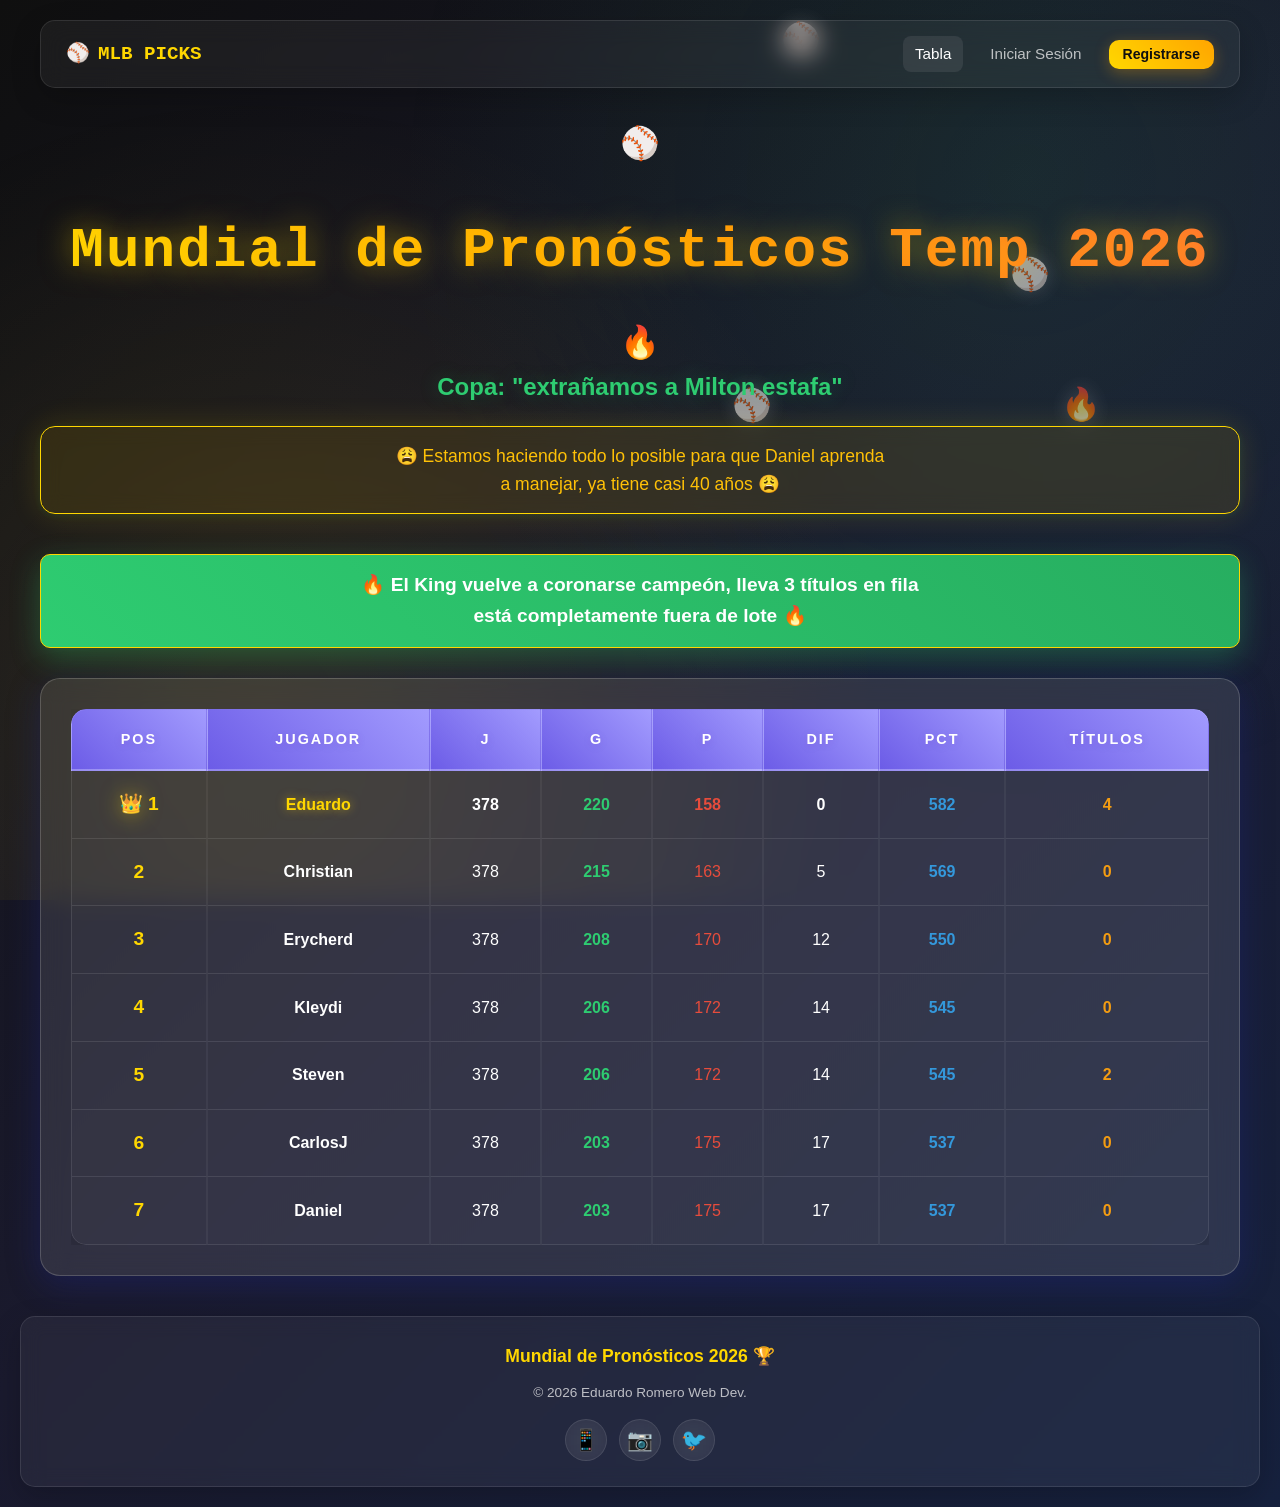
<file: index.html>
<!DOCTYPE html>
<html lang="es">

<head>
  <meta charset="UTF-8">
  <meta name="viewport" content="width=device-width, initial-scale=1.0">
  <meta name="description" content="Mundial de Pronósticos 2026 - Tabla de posiciones y estadísticas">
  <meta name="keywords" content="pronósticos, mundial, estadísticas, deportes">
  <meta name="author" content="Eduardo Romero">

  <!-- CSP para Supabase, Google Fonts y MLB API -->
  <meta http-equiv="Content-Security-Policy"
    content="default-src 'self'; style-src 'self' 'unsafe-inline' https://fonts.googleapis.com; font-src https://fonts.googleapis.com https://fonts.gstatic.com; script-src 'self' 'unsafe-inline' https://esm.sh https://cdn.jsdelivr.net; connect-src 'self' https://*.supabase.co wss://*.supabase.co https://statsapi.mlb.com https://esm.sh https://cdn.jsdelivr.net; img-src 'self' data: https:;">

  <!-- Preload de fuentes críticas -->
  <link rel="preload"
    href="https://fonts.googleapis.com/css2?family=Orbitron:wght@400;700;900&family=Inter:wght@300;400;500;600;700&display=swap"
    as="style">
  <link rel="stylesheet"
    href="https://fonts.googleapis.com/css2?family=Orbitron:wght@400;700;900&family=Inter:wght@300;400;500;600;700&display=swap">

  <title>Mundial de Pronósticos Temporada 2026</title>

  <!-- Rutas relativas -->
  <link rel="stylesheet" href="css/normalize.css">
  <link rel="stylesheet" href="css/style.css">

  <!-- Favicon con fallback -->
  <link rel="icon" type="image/svg+xml" href="img/favicon.svg">
  <link rel="alternate icon" href="img/favicon.ico">

  <!-- PWA meta tags -->
  <meta name="theme-color" content="#0f0f0f">
  <meta name="apple-mobile-web-app-status-bar-style" content="black-translucent">
  <meta name="apple-mobile-web-app-title" content="Mundial 2026">
  <meta name="mobile-web-app-capable" content="yes">

  <!-- Open Graph para redes sociales -->
  <meta property="og:title" content="Mundial de Pronósticos 2026">
  <meta property="og:description" content="Tabla de posiciones y estadísticas del Mundial de Pronósticos">
  <meta property="og:type" content="website">
  <meta property="og:image" content="img/og-image.jpg">
</head>

<body>
  <!-- Contenedor de pelotas flotantes con aria-hidden -->
  <div class="floating-balls" aria-hidden="true"></div>

  <div class="container">
    <!-- Barra de navegación -->
    <nav class="navbar" aria-label="Navegación principal">
      <a href="index.html" class="nav-brand">
        <span>⚾</span> MLB PICKS
      </a>
      <div class="nav-links">
        <a href="index.html" class="nav-link active">Tabla</a>
        <a href="login.html" class="nav-link">Iniciar Sesión</a>
        <a href="registro.html" class="btn btn-primary" style="padding: 6px 14px; font-size: 0.88rem;">Registrarse</a>
      </div>
    </nav>
    <header class="header">
      <div class="emoji-decoration" aria-hidden="true">⚾</div>
      <h1 class="main-title">Mundial de Pronósticos Temp 2026</h1>
      <div class="emoji-decoration" aria-hidden="true">🔥</div>

      <p class="subtitle">Copa: "extrañamos a Milton estafa"</p>

      <div class="fun-message" role="banner">
        😩 Estamos haciendo todo lo posible para que Daniel aprenda
        <br class="mobile-break">
        a manejar, ya tiene casi 40 años 😩
      </div>
    </header>

    <div class="leader-message" role="alert" aria-live="polite">
      🔥 El King vuelve a coronarse campeón, lleva 3 títulos en fila <br>
      está completamente fuera de lote 🔥
    </div>

    <!-- Mejorado: Contenido principal con landmark -->
    <main id="main-content" class="table-container">
      <div class="table-wrapper">
        <table class="stats-table" id="tournamentTable" role="table" aria-label="Tabla de estadísticas del torneo">
          <thead>
            <tr>
              <th scope="col" aria-sort="none">Pos</th>
              <th scope="col" aria-sort="none">Jugador</th>
              <th scope="col" aria-sort="none" title="Juegos jugados">J</th>
              <th scope="col" aria-sort="descending" title="Juegos ganados">G</th>
              <th scope="col" aria-sort="none" title="Juegos perdidos">P</th>
              <th scope="col" aria-sort="none" title="Diferencia con el líder">Dif</th>
              <th scope="col" aria-sort="none" title="Porcentaje de victorias">PCT</th>
              <th scope="col" aria-sort="none">Títulos</th>
            </tr>
          </thead>
          <tbody id="tableBody">
            <!-- Contenido generado dinámicamente -->
          </tbody>
        </table>
      </div>

      <!-- Mejorado: Mensaje de carga -->
      <div id="loading-message" class="loading-message" style="display: none;">
        <p>Cargando estadísticas...</p>
      </div>

      <!-- Mejorado: Mensaje de error -->
      <div id="error-message" class="error-message" style="display: none;">
        <p>Error al cargar los datos. Por favor, recarga la página.</p>
        <button onclick="location.reload()" class="retry-btn">Reintentar</button>
      </div>
    </main>
  </div>

  <footer class="footer">
    <div class="footer-content">
      <p>Mundial de Pronósticos 2026 🏆</p>
      <p>&copy; 2026 Eduardo Romero Web Dev.</p>

      <nav class="social-buttons" aria-label="Redes sociales">
        <a href="https://wa.me/56932902445" class="social-btn whatsapp" title="Contactar por WhatsApp" target="_blank"
          rel="noopener noreferrer" aria-label="WhatsApp">
          <span aria-hidden="true">📱</span>
        </a>
        <a href="https://www.instagram.com/eduardoromeror9/" class="social-btn instagram" title="Seguir en Instagram"
          target="_blank" rel="noopener noreferrer" aria-label="Instagram">
          <span aria-hidden="true">📷</span>
        </a>
        <a href="https://x.com/eduardoR9" class="social-btn twitter" title="Seguir en X (Twitter)" target="_blank"
          rel="noopener noreferrer" aria-label="X (Twitter)">
          <span aria-hidden="true">🐦</span>
        </a>
      </nav>
    </div>
  </footer>

  <!-- Configuración (URL y anon key de Supabase) -->
  <script src="js/config.js"></script>

  <!-- Script principal -->
  <script type="module" src="app.js"></script>

  <!-- Mejorado: Analytics de rendimiento -->
  <script>
    // Medir Core Web Vitals
    if ('web-vital' in window) {
      new PerformanceObserver((list) => {
        for (const entry of list.getEntries()) {
          console.log(`${entry.name}: ${entry.value}`);
        }
      }).observe({ entryTypes: ['largest-contentful-paint', 'first-input', 'layout-shift'] });
    }
  </script>
</body>

</html>
</file>
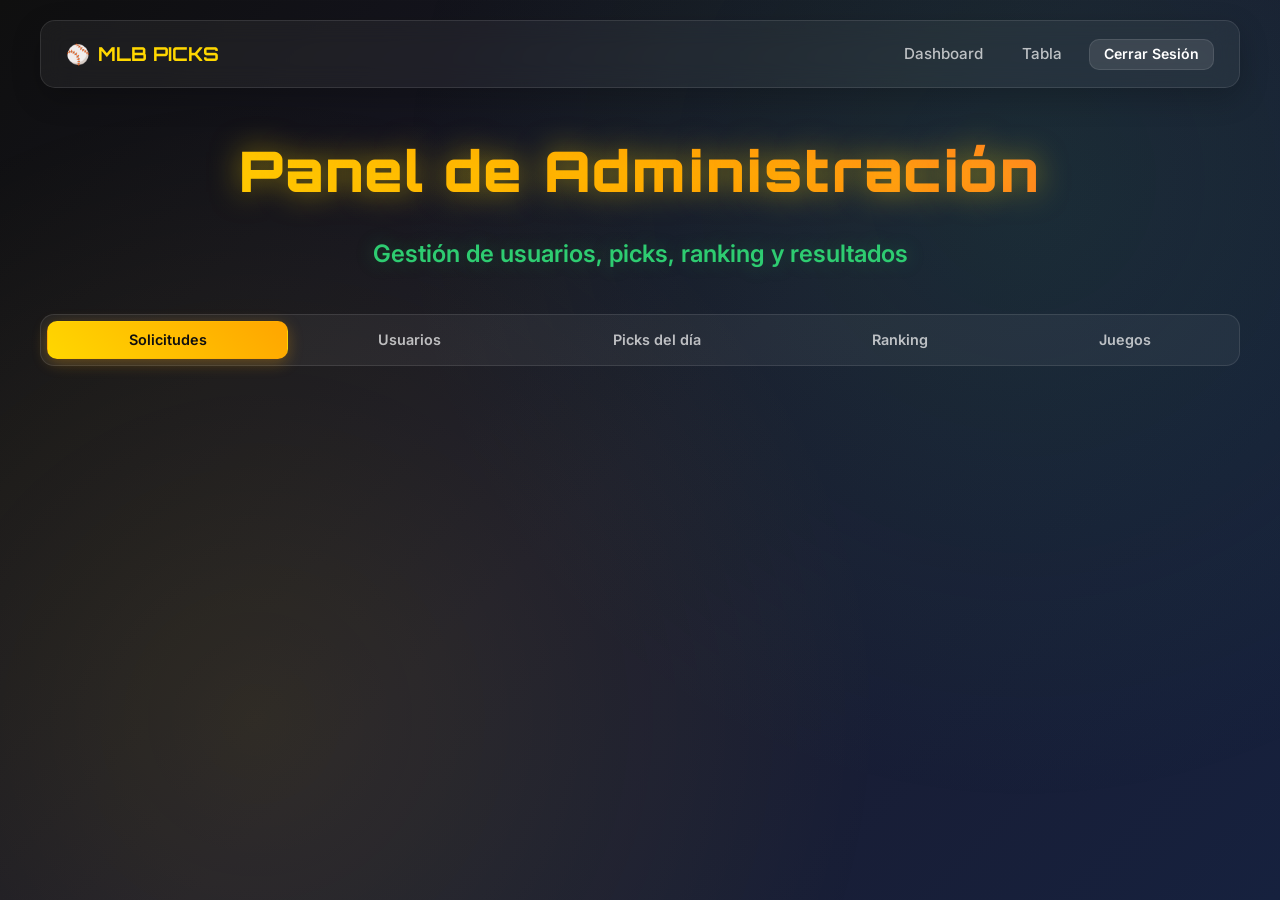
<file: admin.html>
<!DOCTYPE html>
<html lang="es">

<head>
  <meta charset="UTF-8">
  <meta name="viewport" content="width=device-width, initial-scale=1.0">
  <meta name="description" content="Panel de administración de la plataforma de pronósticos de MLB">
  <title>Panel Admin — MLB Picks 2026</title>

  <link rel="preconnect" href="https://fonts.googleapis.com">
  <link rel="preconnect" href="https://fonts.gstatic.com" crossorigin>
  <link href="https://fonts.googleapis.com/css2?family=Orbitron:wght@400;700;900&family=Inter:wght@300;400;500;600;700&display=swap" rel="stylesheet">

  <link rel="stylesheet" href="css/normalize.css">
  <link rel="stylesheet" href="css/style.css">
  <link rel="icon" type="image/svg+xml" href="img/favicon.svg">
</head>

<body>
  <div class="floating-balls" aria-hidden="true"></div>

  <div class="container">
    <nav class="navbar" aria-label="Navegación principal">
      <a href="index.html" class="nav-brand"><span>⚾</span> MLB PICKS</a>
      <div class="nav-links">
        <a href="dashboard.html" class="nav-link">Dashboard</a>
        <a href="index.html" class="nav-link">Tabla</a>
        <button type="button" id="logoutBtn" class="btn btn-secondary" style="padding: 6px 14px; font-size: 0.88rem;">Cerrar Sesión</button>
      </div>
    </nav>

    <header class="header">
      <h1 class="main-title">Panel de Administración</h1>
      <p class="subtitle">Gestión de usuarios, picks, ranking y resultados</p>
    </header>

    <div class="admin-tabs" role="tablist" aria-label="Secciones del panel">
      <button class="admin-tab active" data-tab="pending" role="tab">Solicitudes</button>
      <button class="admin-tab" data-tab="users" role="tab">Usuarios</button>
      <button class="admin-tab" data-tab="picks" role="tab">Picks del día</button>
      <button class="admin-tab" data-tab="ranking" role="tab">Ranking</button>
      <button class="admin-tab" data-tab="games" role="tab">Juegos</button>
    </div>

    <main id="adminContent" class="admin-content">
      <!-- Renderizado dinámico por pestaña -->
    </main>
  </div>

  <script src="js/config.js"></script>
  <script type="module">
    import { requireAdmin } from './js/route-guards.js';
    import { signOut } from './js/auth.js';
    import { createFloatingBalls, handleResize } from './js/floatingBalls.js';
    import { showToast, setButtonLoading } from './js/ui.js';
    import {
      listProfiles, approveUser, rejectUser, updateNickname,
      getLeaderboard, getPicksByDate, getGamesByDate,
      setGameResult, setGameStatus, upsertGame
    } from './js/admin-service.js';

    createFloatingBalls();
    window.addEventListener('resize', handleResize);

    const contentEl = document.getElementById('adminContent');
    const tabs = document.querySelectorAll('.admin-tab');
    let currentTab = 'pending';

    function esc(value) {
      return String(value ?? '')
        .replace(/&/g, '&amp;').replace(/</g, '&lt;').replace(/>/g, '&gt;')
        .replace(/"/g, '&quot;').replace(/'/g, '&#39;');
    }

    function fmtDate(value) {
      if (!value) return '—';
      const d = new Date(value);
      return d.toLocaleDateString('es-CL', { day: '2-digit', month: '2-digit', year: 'numeric' });
    }

    function fmtTime(value) {
      if (!value) return '—';
      const d = new Date(value);
      return d.toLocaleTimeString('es-CL', { hour: '2-digit', minute: '2-digit' });
    }

    function renderEmpty(message) {
      return `<div class="admin-empty">${esc(message)}</div>`;
    }

    function renderError(message) {
      return `<div class="admin-error">${esc(message)}</div>`;
    }

    // ---------- Pestaña: Solicitudes pendientes ----------
    async function renderPending() {
      contentEl.innerHTML = '<div class="admin-empty">Cargando solicitudes...</div>';
      const res = await listProfiles('pending');

      if (!res.success) {
        contentEl.innerHTML = renderError(res.error);
        return;
      }
      if (res.data.length === 0) {
        contentEl.innerHTML = renderEmpty('No hay solicitudes pendientes.');
        return;
      }

      const rows = res.data.map((u) => `
        <tr>
          <td class="player-name">${esc(u.nickname)}</td>
          <td>${esc(u.email)}</td>
          <td>${fmtDate(u.created_at)}</td>
          <td>
            <div class="admin-row-actions">
              <button class="btn btn-primary btn-sm" data-action="approve" data-id="${u.id}">Aprobar</button>
              <button class="btn btn-danger btn-sm" data-action="reject" data-id="${u.id}">Rechazar</button>
            </div>
          </td>
        </tr>
      `).join('');

      contentEl.innerHTML = `
        <div class="table-container">
          <div class="table-wrapper">
            <table class="stats-table">
              <thead><tr><th>Apodo</th><th>Correo</th><th>Solicitado</th><th>Acciones</th></tr></thead>
              <tbody>${rows}</tbody>
            </table>
          </div>
        </div>
      `;
    }

    // ---------- Pestaña: Usuarios aprobados ----------
    async function renderUsers() {
      contentEl.innerHTML = '<div class="admin-empty">Cargando usuarios...</div>';
      const res = await listProfiles('approved');

      if (!res.success) {
        contentEl.innerHTML = renderError(res.error);
        return;
      }
      if (res.data.length === 0) {
        contentEl.innerHTML = renderEmpty('No hay usuarios aprobados.');
        return;
      }

      const rows = res.data.map((u) => `
        <tr>
          <td class="player-name">${esc(u.nickname)}</td>
          <td>${esc(u.email)}</td>
          <td>${fmtDate(u.created_at)}</td>
          <td>
            <div class="admin-row-actions">
              <button class="btn btn-secondary btn-sm" data-action="nickname" data-id="${u.id}" data-nick="${esc(u.nickname)}">Editar Apodo</button>
            </div>
          </td>
        </tr>
      `).join('');

      contentEl.innerHTML = `
        <div class="table-container">
          <div class="table-wrapper">
            <table class="stats-table">
              <thead><tr><th>Apodo</th><th>Correo</th><th>Fecha</th><th>Acciones</th></tr></thead>
              <tbody>${rows}</tbody>
            </table>
          </div>
        </div>
      `;
    }

    // ---------- Pestaña: Picks del día ----------
    async function renderPicks() {
      contentEl.innerHTML = '<div class="admin-empty">Cargando picks...</div>';
      const res = await getPicksByDate();

      if (!res.success) {
        contentEl.innerHTML = renderError(res.error);
        return;
      }
      if (res.data.length === 0) {
        contentEl.innerHTML = renderEmpty('No hay picks registrados para esta fecha.');
        return;
      }

      const rows = res.data.map((p) => `
        <tr>
          <td class="player-name">${esc(p.nickname)}</td>
          <td>${esc(p.away_team)} @ ${esc(p.home_team)}</td>
          <td class="percentage">${esc(p.selected_team)}</td>
          <td>${fmtTime(p.updated_at)}</td>
          <td>${esc(p.status)}</td>
        </tr>
      `).join('');

      contentEl.innerHTML = `
        <div class="table-container">
          <div class="table-wrapper">
            <table class="stats-table">
              <thead><tr><th>Apodo</th><th>Juego</th><th>Equipo elegido</th><th>Actualizado</th><th>Estado</th></tr></thead>
              <tbody>${rows}</tbody>
            </table>
          </div>
        </div>
      `;
    }

    // ---------- Pestaña: Ranking ----------
    async function renderRanking() {
      contentEl.innerHTML = '<div class="admin-empty">Cargando ranking...</div>';
      const res = await getLeaderboard();

      if (!res.success) {
        contentEl.innerHTML = renderError(res.error);
        return;
      }
      if (res.data.length === 0) {
        contentEl.innerHTML = renderEmpty('El ranking aún no tiene datos.');
        return;
      }

      const rows = res.data.map((r) => `
        <tr>
          <td class="position">${r.position}</td>
          <td class="player-name">${esc(r.nickname)}</td>
          <td class="wins">${r.wins_total}</td>
          <td class="losses">${r.losses_total}</td>
          <td class="percentage">${r.percentage.toFixed(2)}%</td>
          <td>${r.perfect_days}</td>
        </tr>
      `).join('');

      contentEl.innerHTML = `
        <div class="table-container">
          <div class="table-wrapper">
            <table class="stats-table">
              <thead><tr><th>Pos</th><th>Apodo</th><th>G</th><th>P</th><th>PCT</th><th>Días perfectos</th></tr></thead>
              <tbody>${rows}</tbody>
            </table>
          </div>
        </div>
      `;
    }

    // ---------- Pestaña: Juegos ----------
    async function renderGames() {
      contentEl.innerHTML = '<div class="admin-empty">Cargando juegos...</div>';
      const res = await getGamesByDate();

      if (!res.success) {
        contentEl.innerHTML = renderError(res.error);
        return;
      }

      const rows = (res.data || []).map((g) => `
        <tr>
          <td>${esc(g.away_team)} @ ${esc(g.home_team)}</td>
          <td>${fmtTime(g.start_time)}</td>
          <td>${esc(g.status)}</td>
          <td>${g.home_score != null ? `${g.home_score} - ${g.away_score}` : '—'}</td>
          <td>
            <div class="admin-row-actions">
              <button class="btn btn-primary btn-sm" data-action="result" data-id="${g.id}" data-score="${g.home_score ?? ''},${g.away_score ?? ''}" ${g.status === 'final' ? '' : ''}>Resultado</button>
              <button class="btn btn-secondary btn-sm" data-action="status" data-id="${g.id}" data-status="${esc(g.status)}">Estado</button>
            </div>
          </td>
        </tr>
      `).join('');

      contentEl.innerHTML = `
        <div class="admin-actions-bar">
          <button class="btn btn-primary" id="addGameBtn">+ Crear Juego</button>
        </div>
        <div class="table-container">
          <div class="table-wrapper">
            <table class="stats-table">
              <thead><tr><th>Juego</th><th>Hora</th><th>Estado</th><th>Marcador</th><th>Acciones</th></tr></thead>
              <tbody>${rows || '<tr><td colspan="5">No hay juegos para esta fecha.</td></tr>'}</tbody>
            </table>
          </div>
        </div>
      `;
    }

    // ---------- Diálogos reutilizables ----------
    function openEditModal({ title, fields, onOk, okText = 'Guardar' }) {
      const backdrop = document.createElement('div');
      backdrop.className = 'modal-backdrop';
      backdrop.setAttribute('role', 'dialog');
      backdrop.setAttribute('aria-modal', 'true');

      const inputs = fields.map((f) => `
        <div class="form-group">
          <label class="form-label">${esc(f.label)}</label>
          <input class="form-control" id="modal-input-${esc(f.id)}" type="${f.type || 'text'}" value="${esc(f.value ?? '')}" min="${f.min ?? ''}" placeholder="${esc(f.placeholder || '')}">
        </div>
      `).join('');

      backdrop.innerHTML = `
        <div class="modal-card">
          <h3 class="modal-title">${esc(title)}</h3>
          <div class="modal-body">${inputs}</div>
          <div class="modal-actions">
            <button type="button" class="btn btn-secondary modal-cancel">Cancelar</button>
            <button type="button" class="btn btn-primary modal-ok">${esc(okText)}</button>
          </div>
        </div>
      `;

      document.body.appendChild(backdrop);
      const close = () => backdrop.remove();
      backdrop.querySelector('.modal-cancel').addEventListener('click', close);
      backdrop.querySelector('.modal-ok').addEventListener('click', async () => {
        const values = {};
        fields.forEach((f) => {
          values[f.id] = document.getElementById(`modal-input-${f.id}`).value;
        });
        await onOk(values);
        close();
      });

      fields.forEach((f) => {
        const el = document.getElementById(`modal-input-${f.id}`);
        if (el) el.addEventListener('keydown', (e) => {
          if (e.key === 'Enter') backdrop.querySelector('.modal-ok').click();
        });
      });
    }

    function promptResult(gameId) {
      openEditModal({
        title: 'Cargar / Corregir Resultado',
        fields: [
          { id: 'home', label: 'Marcador Local', type: 'number', min: '0', value: '' },
          { id: 'away', label: 'Marcador Visitante', type: 'number', min: '0', value: '' },
        ],
        onOk: async (v) => {
          const h = parseInt(v.home, 10);
          const a = parseInt(v.away, 10);
          if (Number.isNaN(h) || Number.isNaN(a) || h < 0 || a < 0) {
            showToast('Ingresa marcadores válidos.', 'error');
            return;
          }
          setButtonLoading(document.querySelector('.modal-ok'), true, 'Guardando...');
          const res = await setGameResult(gameId, h, a);
          if (res.success) {
            showToast('Resultado guardado y recalculado.', 'success');
            renderGames();
          } else {
            showToast(res.error, 'error');
          }
        },
      });
    }

    function promptStatus(gameId, current) {
      const valid = ['scheduled', 'live', 'final', 'postponed', 'cancelled'];
      const options = valid.map((s) => `<option value="${s}" ${s === current ? 'selected' : ''}>${s}</option>`).join('');
      const backdrop = document.createElement('div');
      backdrop.className = 'modal-backdrop';
      backdrop.setAttribute('role', 'dialog');
      backdrop.setAttribute('aria-modal', 'true');
      backdrop.innerHTML = `
        <div class="modal-card">
          <h3 class="modal-title">Cambiar Estado</h3>
          <div class="modal-body">
            <select class="form-control" id="status-select">${options}</select>
          </div>
          <div class="modal-actions">
            <button type="button" class="btn btn-secondary modal-cancel">Cancelar</button>
            <button type="button" class="btn btn-primary modal-ok">Guardar</button>
          </div>
        </div>
      `;
      document.body.appendChild(backdrop);
      const close = () => backdrop.remove();
      backdrop.querySelector('.modal-cancel').addEventListener('click', close);
      backdrop.querySelector('.modal-ok').addEventListener('click', async () => {
        const status = document.getElementById('status-select').value;
        const res = await setGameStatus(gameId, status);
        if (res.success) {
          showToast('Estado actualizado.', 'success');
          renderGames();
        } else {
          showToast(res.error, 'error');
        }
        close();
      });
    }

    function promptNewGame() {
      openEditModal({
        title: 'Crear Juego Manual',
        fields: [
          { id: 'away', label: 'Equipo Visitante', value: '' },
          { id: 'home', label: 'Equipo Local', value: '' },
          { id: 'game_date', label: 'Fecha (YYYY-MM-DD)', value: new Date().toISOString().slice(0, 10) },
          { id: 'start_time', label: 'Hora (HH:MM, local Chile)', value: '' },
        ],
        onOk: async (v) => {
          const today = new Date().toISOString().slice(0, 10);
          if (!v.away.trim() || !v.home.trim() || !v.game_date) {
            showToast('Completa visitante, local y fecha.', 'error');
            return;
          }
          let start = null;
          if (v.start_time) {
            start = `${v.game_date}T${v.start_time}:00-04:00`;
          }
          setButtonLoading(document.querySelector('.modal-ok'), true, 'Guardando...');
          const res = await upsertGame({
            game_date: v.game_date,
            start_time: start,
            home_team: v.home.trim(),
            away_team: v.away.trim(),
          });
          if (res.success) {
            showToast('Juego creado.', 'success');
            renderGames();
          } else {
            showToast(res.error, 'error');
          }
        },
      });
    }

    // ---------- Routing de acciones en tablas ----------
    async function handleTableClick(event) {
      const btn = event.target.closest('button[data-action]');
      if (!btn) return;

      const action = btn.dataset.action;
      const id = btn.dataset.id;

      if (action === 'approve') {
        const res = await approveUser(id);
        showToast(res.success ? 'Solicitud aprobada.' : res.error, res.success ? 'success' : 'error');
        if (res.success) renderPending();
      } else if (action === 'reject') {
        if (!window.confirm('¿Seguro que deseas rechazar esta solicitud?')) return;
        const res = await rejectUser(id);
        showToast(res.success ? 'Solicitud rechazada.' : res.error, res.success ? 'success' : 'error');
        if (res.success) renderPending();
      } else if (action === 'nickname') {
        openEditModal({
          title: 'Editar Apodo',
          fields: [{ id: 'nick', label: 'Apodo público', value: btn.dataset.nick || '' }],
          onOk: async (v) => {
            if (!v.nick.trim()) { showToast('El apodo no puede estar vacío.', 'error'); return; }
            setButtonLoading(document.querySelector('.modal-ok'), true, 'Guardando...');
            const res = await updateNickname(id, v.nick.trim());
            if (res.success) {
              showToast('Apodo actualizado.', 'success');
              renderUsers();
            } else {
              showToast(res.error, 'error');
            }
          },
        });
      } else if (action === 'result') {
        promptResult(id);
      } else if (action === 'status') {
        promptStatus(id, btn.dataset.status);
      }
    }

    contentEl.addEventListener('click', handleTableClick);

    // ---------- Rutas por pestaña ----------
    const renderers = {
      pending: renderPending,
      users: renderUsers,
      picks: renderPicks,
      ranking: renderRanking,
      games: renderGames,
    };

    function showTab(tab) {
      currentTab = tab;
      tabs.forEach((t) => t.classList.toggle('active', t.dataset.tab === tab));
      renderers[tab]();
    }

    tabs.forEach((t) => {
      t.addEventListener('click', () => showTab(t.dataset.tab));
    });

    // Botón crear juego (delegado)
    contentEl.addEventListener('click', (e) => {
      if (e.target.id === 'addGameBtn') promptNewGame();
    });

    // ---------- Guard y logout ----------
    const pending = await requireAdmin();
    if (pending) {
      showTab(currentTab);
    }

    document.getElementById('logoutBtn').addEventListener('click', async () => {
      await signOut();
      window.location.href = 'login.html';
    });
  </script>
</body>

</html>
</file>
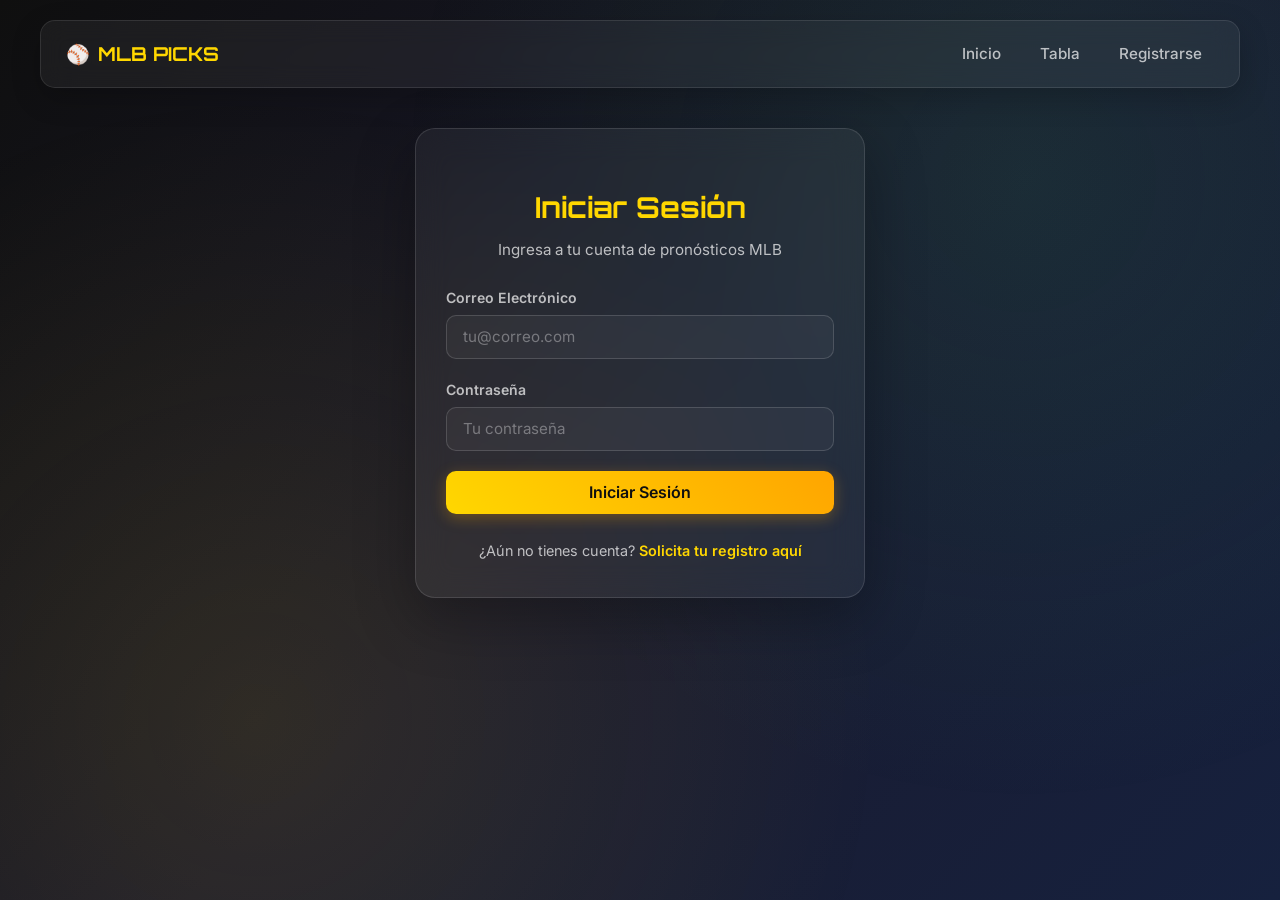
<file: login.html>
<!DOCTYPE html>
<html lang="es">

<head>
  <meta charset="UTF-8">
  <meta name="viewport" content="width=device-width, initial-scale=1.0">
  <meta name="description" content="Inicio de sesión en la plataforma de pronósticos de MLB">
  
  <title>Iniciar Sesión — MLB Picks 2026</title>

  <!-- Google Fonts -->
  <link rel="preconnect" href="https://fonts.googleapis.com">
  <link rel="preconnect" href="https://fonts.gstatic.com" crossorigin>
  <link href="https://fonts.googleapis.com/css2?family=Orbitron:wght@400;700;900&family=Inter:wght@300;400;500;600;700&display=swap" rel="stylesheet">

  <link rel="stylesheet" href="css/normalize.css">
  <link rel="stylesheet" href="css/style.css">
  <link rel="icon" type="image/svg+xml" href="img/favicon.svg">
</head>

<body>
  <!-- Fondo con animación de partículas -->
  <div class="floating-balls" aria-hidden="true"></div>

  <div class="container">
    <!-- Barra de navegación -->
    <nav class="navbar" aria-label="Navegación principal">
      <a href="index.html" class="nav-brand">
        <span>⚾</span> MLB PICKS
      </a>
      <div class="nav-links">
        <a href="index.html" class="nav-link">Inicio</a>
        <a href="index.html" class="nav-link">Tabla</a>
        <a href="registro.html" class="nav-link">Registrarse</a>
      </div>
    </nav>

    <!-- Contenedor de Auth -->
    <main class="auth-container">
      <div class="auth-card" id="authCard">
        
        <!-- Vista 1: Formulario de Login -->
        <div id="loginFormView">
          <div class="auth-header">
            <h1 class="auth-title">Iniciar Sesión</h1>
            <p class="auth-subtitle">Ingresa a tu cuenta de pronósticos MLB</p>
          </div>

          <div id="formAlert" class="form-alert"></div>

          <form id="loginForm" novalidate>
            <div class="form-group">
              <label for="email" class="form-label">Correo Electrónico</label>
              <input type="email" id="email" name="email" class="form-control" placeholder="tu@correo.com" required autocomplete="email">
            </div>

            <div class="form-group">
              <label for="password" class="form-label">Contraseña</label>
              <input type="password" id="password" name="password" class="form-control" placeholder="Tu contraseña" required autocomplete="current-password">
            </div>

            <button type="submit" id="submitBtn" class="btn btn-primary btn-block">
              Iniciar Sesión
            </button>
          </form>

          <div class="auth-footer">
            <p>¿Aún no tienes cuenta? <a href="registro.html">Solicita tu registro aquí</a></p>
          </div>
        </div>

        <!-- Vista 2: Estado Pendiente -->
        <div id="pendingStatusView" class="status-card" style="display: none;">
          <div class="status-icon" aria-hidden="true">⏳</div>
          <h2 class="status-title">Solicitud en Revisión</h2>
          <p class="status-text">
            Hola <strong id="pendingNickname">jugador</strong>. Tu cuenta está registrada correctamente, pero aún se encuentra <strong>pendiente de aprobación</strong> por el administrador.<br><br>
            Podrás acceder a realizar tus pronósticos una vez aprobada tu solicitud.
          </p>
          <div style="display: flex; gap: 10px; justify-content: center; flex-wrap: wrap;">
            <button type="button" id="pendingLogoutBtn" class="btn btn-secondary">Cerrar Sesión</button>
            <a href="index.html" class="btn btn-primary">Ver Tabla Pública</a>
          </div>
        </div>

        <!-- Vista 3: Estado Rechazado -->
        <div id="rejectedStatusView" class="status-card" style="display: none;">
          <div class="status-icon" aria-hidden="true">⛔</div>
          <h2 class="status-title" style="color: var(--primary-red);">Solicitud No Aprobada</h2>
          <p class="status-text">
            Lo sentimos, tu solicitud de participación para esta temporada no ha sido aprobada por el administrador.<br><br>
            Si crees que se trata de un error, por favor contacta directamente al comisionado del torneo.
          </p>
          <div style="display: flex; gap: 10px; justify-content: center;">
            <button type="button" id="rejectedLogoutBtn" class="btn btn-secondary">Cerrar Sesión</button>
            <a href="index.html" class="btn btn-primary">Ver Tabla Pública</a>
          </div>
        </div>

      </div>
    </main>
  </div>

  <script src="js/config.js"></script>
  <script type="module">
    import { signIn, signOut, getCurrentProfile, getCurrentUser } from './js/auth.js';
    import { showFormAlert, clearFormAlert, setButtonLoading, showToast } from './js/ui.js';
    import { createFloatingBalls, handleResize } from './js/floatingBalls.js';

    createFloatingBalls();
    window.addEventListener('resize', handleResize);

    const form = document.getElementById('loginForm');
    const submitBtn = document.getElementById('submitBtn');
    const formAlert = document.getElementById('formAlert');
    const loginView = document.getElementById('loginFormView');
    const pendingView = document.getElementById('pendingStatusView');
    const rejectedView = document.getElementById('rejectedStatusView');
    const pendingNickname = document.getElementById('pendingNickname');
    const pendingLogoutBtn = document.getElementById('pendingLogoutBtn');
    const rejectedLogoutBtn = document.getElementById('rejectedLogoutBtn');

    // Manejar cierre de sesión desde vistas de estado
    const handleLogout = async () => {
      await signOut();
      pendingView.style.display = 'none';
      rejectedView.style.display = 'none';
      loginView.style.display = 'block';
      showToast('Sesión cerrada correctamente.', 'info');
    };

    pendingLogoutBtn.addEventListener('click', handleLogout);
    rejectedLogoutBtn.addEventListener('click', handleLogout);

    // Evaluar si ya hay un usuario logueado al cargar
    async function checkCurrentSession() {
      const user = await getCurrentUser();
      if (!user) return;

      const profile = await getCurrentProfile(user.id);
      if (!profile) return;

      handleUserStatus(profile);
    }

    function handleUserStatus(profile) {
      if (profile.role === 'admin') {
        window.location.href = 'admin.html';
        return;
      }

      if (profile.status === 'approved') {
        window.location.href = 'dashboard.html';
        return;
      }

      loginView.style.display = 'none';

      if (profile.status === 'pending') {
        pendingNickname.textContent = profile.nickname || 'jugador';
        pendingView.style.display = 'block';
      } else if (profile.status === 'rejected') {
        rejectedView.style.display = 'block';
      }
    }

    // Verificar sesión inicial
    checkCurrentSession();

    // Manejar envío de formulario
    form.addEventListener('submit', async (e) => {
      e.preventDefault();
      clearFormAlert(formAlert);

      const email = document.getElementById('email').value.trim();
      const password = document.getElementById('password').value;

      if (!email || !password) {
        showFormAlert(formAlert, 'Por favor ingresa tu correo y contraseña.');
        return;
      }

      setButtonLoading(submitBtn, true, 'Verificando...');

      const result = await signIn({ email, password });

      setButtonLoading(submitBtn, false);

      if (result.success) {
        showToast('Inicio de sesión exitoso', 'success');
        if (result.profile) {
          handleUserStatus(result.profile);
        } else {
          // Si el perfil aún no se carga, reintentar
          const p = await getCurrentProfile(result.user.id);
          if (p) handleUserStatus(p);
          else window.location.href = 'index.html';
        }
      } else {
        showFormAlert(formAlert, result.error || 'Credenciales incorrectas.');
      }
    });
  </script>
</body>

</html>
</file>
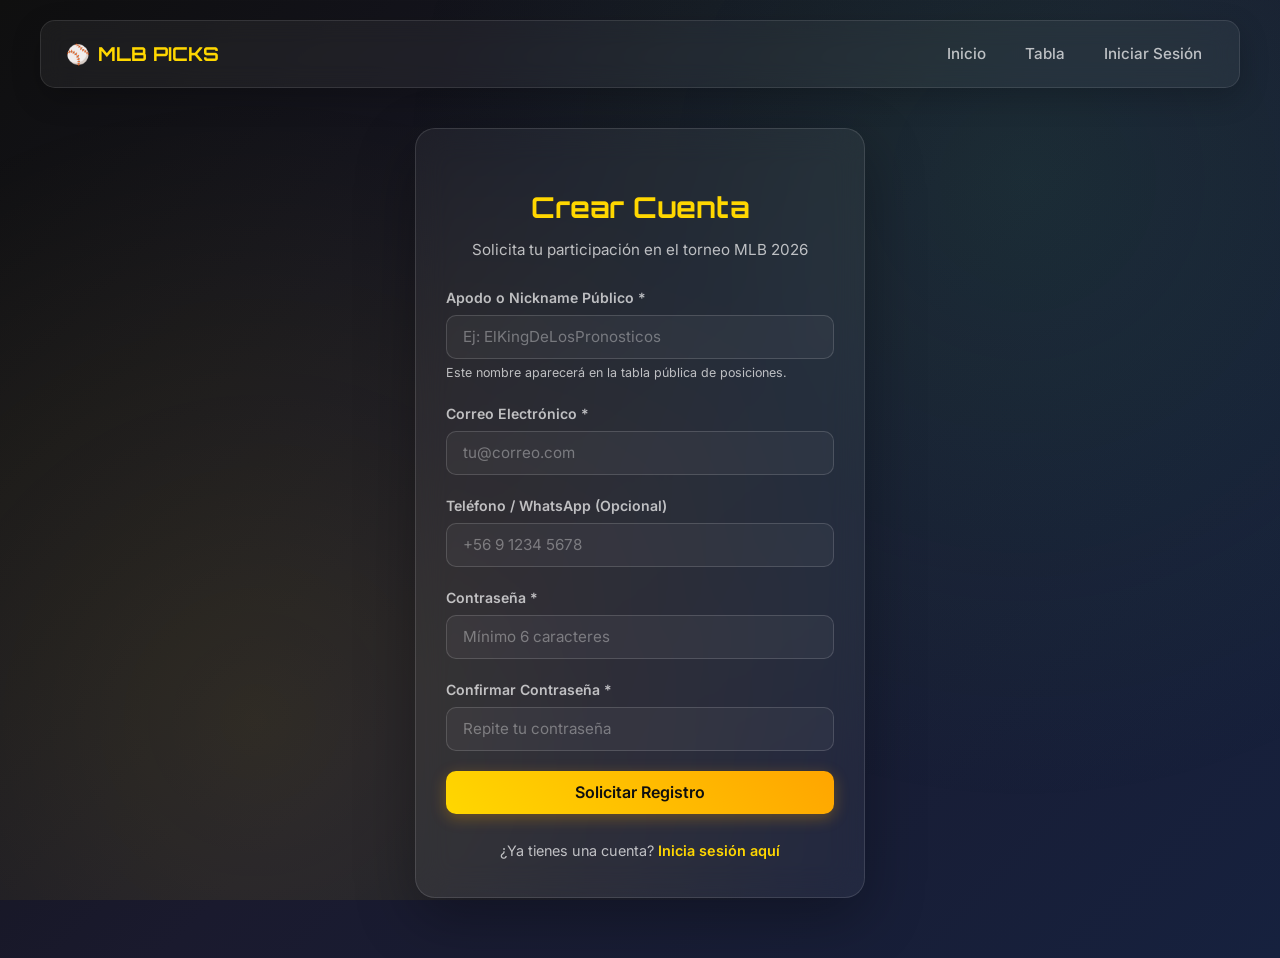
<file: registro.html>
<!DOCTYPE html>
<html lang="es">

<head>
  <meta charset="UTF-8">
  <meta name="viewport" content="width=device-width, initial-scale=1.0">
  <meta name="description" content="Registro de usuario para participar en el torneo de pronósticos de MLB">
  
  <title>Registro — MLB Picks 2026</title>

  <!-- Google Fonts -->
  <link rel="preconnect" href="https://fonts.googleapis.com">
  <link rel="preconnect" href="https://fonts.gstatic.com" crossorigin>
  <link href="https://fonts.googleapis.com/css2?family=Orbitron:wght@400;700;900&family=Inter:wght@300;400;500;600;700&display=swap" rel="stylesheet">

  <link rel="stylesheet" href="css/normalize.css">
  <link rel="stylesheet" href="css/style.css">
  <link rel="icon" type="image/svg+xml" href="img/favicon.svg">
</head>

<body>
  <!-- Fondo con animación de partículas -->
  <div class="floating-balls" aria-hidden="true"></div>

  <div class="container">
    <!-- Barra de navegación -->
    <nav class="navbar" aria-label="Navegación principal">
      <a href="index.html" class="nav-brand">
        <span>⚾</span> MLB PICKS
      </a>
      <div class="nav-links">
        <a href="index.html" class="nav-link">Inicio</a>
        <a href="index.html" class="nav-link">Tabla</a>
        <a href="login.html" class="nav-link">Iniciar Sesión</a>
      </div>
    </nav>

    <!-- Contenedor del formulario de registro -->
    <main class="auth-container">
      <div class="auth-card" id="authCard">
        
        <!-- Vista Formulario -->
        <div id="registerFormView">
          <div class="auth-header">
            <h1 class="auth-title">Crear Cuenta</h1>
            <p class="auth-subtitle">Solicita tu participación en el torneo MLB 2026</p>
          </div>

          <div id="formAlert" class="form-alert"></div>

          <form id="registerForm" novalidate>
            <div class="form-group">
              <label for="nickname" class="form-label">Apodo o Nickname Público *</label>
              <input type="text" id="nickname" name="nickname" class="form-control" placeholder="Ej: ElKingDeLosPronosticos" required autocomplete="nickname" maxlength="30">
              <p class="form-help">Este nombre aparecerá en la tabla pública de posiciones.</p>
            </div>

            <div class="form-group">
              <label for="email" class="form-label">Correo Electrónico *</label>
              <input type="email" id="email" name="email" class="form-control" placeholder="tu@correo.com" required autocomplete="email">
            </div>

            <div class="form-group">
              <label for="phone" class="form-label">Teléfono / WhatsApp (Opcional)</label>
              <input type="tel" id="phone" name="phone" class="form-control" placeholder="+56 9 1234 5678" autocomplete="tel">
            </div>

            <div class="form-group">
              <label for="password" class="form-label">Contraseña *</label>
              <input type="password" id="password" name="password" class="form-control" placeholder="Mínimo 6 caracteres" required autocomplete="new-password" minlength="6">
            </div>

            <div class="form-group">
              <label for="confirmPassword" class="form-label">Confirmar Contraseña *</label>
              <input type="password" id="confirmPassword" name="confirmPassword" class="form-control" placeholder="Repite tu contraseña" required autocomplete="new-password" minlength="6">
            </div>

            <button type="submit" id="submitBtn" class="btn btn-primary btn-block">
              Solicitar Registro
            </button>
          </form>

          <div class="auth-footer">
            <p>¿Ya tienes una cuenta? <a href="login.html">Inicia sesión aquí</a></p>
          </div>
        </div>

        <!-- Vista Estado Pendiente (Post-Registro) -->
        <div id="pendingSuccessView" class="status-card" style="display: none;">
          <div class="status-icon" aria-hidden="true">⏳</div>
          <h2 class="status-title">¡Solicitud Enviada!</h2>
          <p class="status-text">
            Tu cuenta ha sido creada exitosamente y se encuentra <strong>pendiente de aprobación</strong> por el administrador.<br><br>
            Una vez aprobada tu solicitud, podrás ingresar con tu correo y contraseña para seleccionar tus pronósticos de MLB.
          </p>
          <div style="display: flex; gap: 10px; justify-content: center;">
            <a href="login.html" class="btn btn-primary">Ir al Inicio de Sesión</a>
            <a href="index.html" class="btn btn-secondary">Ver Tabla Pública</a>
          </div>
        </div>

      </div>
    </main>
  </div>

  <script src="js/config.js"></script>
  <script type="module">
    import { signUp } from './js/auth.js';
    import { redirectIfAuthenticated } from './js/route-guards.js';
    import { showFormAlert, clearFormAlert, setButtonLoading, showToast } from './js/ui.js';
    import { createFloatingBalls, handleResize } from './js/floatingBalls.js';

    // Inicializar fondo y verificar si ya hay sesión
    createFloatingBalls();
    window.addEventListener('resize', handleResize);
    redirectIfAuthenticated();

    const form = document.getElementById('registerForm');
    const submitBtn = document.getElementById('submitBtn');
    const formAlert = document.getElementById('formAlert');
    const formView = document.getElementById('registerFormView');
    const successView = document.getElementById('pendingSuccessView');

    form.addEventListener('submit', async (e) => {
      e.preventDefault();
      clearFormAlert(formAlert);

      const nickname = document.getElementById('nickname').value.trim();
      const email = document.getElementById('email').value.trim();
      const phone = document.getElementById('phone').value.trim();
      const password = document.getElementById('password').value;
      const confirmPassword = document.getElementById('confirmPassword').value;

      // Validaciones básicas
      if (!nickname || !email || !password) {
        showFormAlert(formAlert, 'Por favor completa todos los campos requeridos (*).');
        return;
      }

      if (password.length < 6) {
        showFormAlert(formAlert, 'La contraseña debe tener al menos 6 caracteres.');
        return;
      }

      if (password !== confirmPassword) {
        showFormAlert(formAlert, 'Las contraseñas no coinciden.');
        return;
      }

      setButtonLoading(submitBtn, true, 'Enviando solicitud...');

      const result = await signUp({ email, password, nickname, phone });

      setButtonLoading(submitBtn, false);

      if (result.success) {
        showToast('¡Registro exitoso! Tu cuenta está en revisión.', 'success');
        formView.style.display = 'none';
        successView.style.display = 'block';
      } else {
        showFormAlert(formAlert, result.error || 'Ocurrió un error al registrar.');
      }
    });
  </script>
</body>

</html>
</file>
<file: css/style.css>
/* Corregido: Import de fuentes movido al HTML para mejor performance */
/* Corregido: Eliminado box-sizing duplicado */
* {
    margin: 0;
    padding: 0;
    box-sizing: border-box;
}

/* Mejorado: Variables CSS para mejor mantenimiento */
:root {
    --primary-gold: #FFD700;
    --primary-orange: #FFA500;
    --primary-green: #2ECC71;
    --primary-blue: #3498DB;
    --primary-red: #E74C3C;
    --primary-purple: #6c5ce7;
    --background-dark: #0f0f0f;
    --background-secondary: #1a1a2e;
    --background-tertiary: #16213e;
    --text-primary: #ffffff;
    --text-secondary: rgba(255, 255, 255, 0.7);
    --glass-bg: rgba(255, 255, 255, 0.05);
    --glass-border: rgba(255, 255, 255, 0.1);
    --shadow-strong: 0 20px 60px rgba(0, 0, 0, 0.3);
    --shadow-medium: 0 10px 30px rgba(0, 0, 0, 0.2);
    --transition-smooth: all 0.3s ease;
}

/* Mejorado: Scroll behavior suave */
html {
    scroll-behavior: smooth;
}

body {
    background: linear-gradient(135deg, var(--background-dark) 0%, var(--background-secondary) 50%, var(--background-tertiary) 100%);
    color: var(--text-primary);
    font-family: 'Inter', -apple-system, BlinkMacSystemFont, 'Segoe UI', Roboto, sans-serif;
    min-height: 100vh;
    padding: 20px;
    position: relative;
    overflow-x: hidden; /* Corregido: Evitar scroll horizontal */
    line-height: 1.6;
}

/* Mejorado: Skip link para accesibilidad */
/* .skip-link {
    position: absolute;
    top: -40px;
    left: 6px;
    background: var(--primary-blue);
    color: white;
    padding: 8px;
    text-decoration: none;
    border-radius: 4px;
    z-index: 1000;
    transition: top 0.3s ease;
}

.skip-link:focus {
    top: 6px;
} */

body::before {
    content: '';
    position: fixed;
    top: 0;
    left: 0;
    right: 0;
    bottom: 0;
    background: 
        radial-gradient(circle at 20% 80%, rgba(255, 215, 0, 0.1) 0%, transparent 50%),
        radial-gradient(circle at 80% 20%, rgba(46, 204, 113, 0.1) 0%, transparent 50%);
    pointer-events: none;
    z-index: -1;
}

.container {
    max-width: 1200px;
    margin: 0 auto;
    animation: fadeInUp 1s ease-out;
}

.header {
    text-align: center;
    margin-bottom: 40px;
    position: relative;
}

.main-title {
    font-family: 'Orbitron', monospace;
    font-size: clamp(2rem, 5vw, 3.5rem);
    font-weight: 900;
    background: linear-gradient(45deg, var(--primary-gold), var(--primary-orange), #FF6B35);
    -webkit-background-clip: text;
    -webkit-text-fill-color: transparent;
    background-clip: text;
    text-shadow: 0 0 30px rgba(255, 215, 0, 0.5);
    margin-bottom: 20px;
    letter-spacing: 2px;
    /* Mejorado: Fallback para navegadores sin soporte */
    color: var(--primary-gold);
}

/* Microinteracción: Brillo sutil al pasar el mouse sobre el título */
.main-title:hover {
    filter: brightness(1.2) drop-shadow(0 0 10px var(--primary-gold));
    transition: filter 0.3s;
}

.subtitle {
    font-size: clamp(1rem, 3vw, 1.5rem);
    color: var(--primary-green);
    font-weight: 600;
    margin-bottom: 10px;
    text-shadow: 0 0 20px rgba(46, 204, 113, 0.3);
}

.fun-message {
    background: rgba(255, 193, 7, 0.1);
    border: 2px solid #FFC107;
    border-radius: 15px;
    padding: 15px;
    margin: 20px 0;
    font-size: 1.1rem;
    color: #FFC107;
    box-shadow: 0 0 20px rgba(255, 193, 7, 0.2);
    backdrop-filter: blur(10px);
}

/* Break responsivo para el mensaje divertido */
/* .mobile-break {
    display: none;
}

@media (max-width: 768px) {
    .mobile-break {
        display: block;
    }
} */

/* Sombra y brillo en mensajes destacados */
.leader-message, .fun-message {
    box-shadow: 0 0 30px 0 rgba(255, 215, 0, 0.15), 0 2px 8px 0 rgba(46, 204, 113, 0.10);
    border: 1.5px solid var(--primary-gold);
}

.leader-message {
    background: linear-gradient(45deg, var(--primary-green), #27AE60);
    border-radius: 10px;
    padding: 15px;
    text-align: center;
    font-weight: bold;
    font-size: 1.2rem;
    margin-bottom: 30px;
    box-shadow: 0 10px 30px rgba(46, 204, 113, 0.3);
    animation: pulse 2s infinite;
}

.table-container {
    background: rgba(255,255,255,0.10);
    box-shadow: 0 8px 32px 0 rgba(31,38,135,0.37);
    border: 1px solid rgba(255,255,255,0.18);
    backdrop-filter: blur(12px);
    border-radius: 20px;
    padding: 30px;
    overflow: hidden;
}

/* Microinteracción: Efecto glassmorphism más notorio en la tabla */
.table-container:hover {
    animation: borderGlow 1.5s linear;
}

/* Mejorado: Wrapper para scroll horizontal en móvil */
.table-wrapper {
    overflow-x: auto;
    -webkit-overflow-scrolling: touch;
}

.stats-table {
    width: 100%;
    min-width: 600px; /* Mejorado: Ancho mínimo para evitar compresión */
    border-collapse: separate;
    border-spacing: 0;
    font-size: 1rem;
    background: transparent;
    border-radius: 15px;
    overflow: hidden;
    box-shadow: var(--shadow-medium);
}

/* Mejor visibilidad para títulos de columna */
.stats-table th {
    background: linear-gradient(45deg, var(--primary-purple), #a29bfe);
    color: white;
    padding: 18px 15px;
    text-align: center;
    font-weight: 600;
    font-size: 0.9rem;
    text-transform: uppercase;
    letter-spacing: 2px;
    border: 1px solid var(--glass-border);
    border-bottom: 2px solid rgba(255, 255, 255, 0.2);
    position: relative;
    white-space: nowrap;
    text-shadow: 0 2px 8px rgba(106, 27, 154, 0.15);
}

.stats-table th:first-child {
    border-top-left-radius: 15px;
}

.stats-table th:last-child {
    border-top-right-radius: 15px;
}

.stats-table td {
    padding: 18px 15px;
    text-align: center;
    border-left: 1px solid rgba(255, 255, 255, 0.05);
    border-right: 1px solid rgba(255, 255, 255, 0.05);
    border-bottom: 1px solid rgba(255, 255, 255, 0.1);
    background: rgba(255, 255, 255, 0.02);
    transition: var(--transition-smooth);
    position: relative;
}

.stats-table td:first-child {
    border-left: 1px solid var(--glass-border);
}

.stats-table td:last-child {
    border-right: 1px solid var(--glass-border);
}

.stats-table tbody tr:last-child td {
    border-bottom: 1px solid var(--glass-border);
}

.stats-table tbody tr:last-child td:first-child {
    border-bottom-left-radius: 15px;
}

.stats-table tbody tr:last-child td:last-child {
    border-bottom-right-radius: 15px;
}

.stats-table tr {
    transition: var(--transition-smooth);
}

/* Hover animado en filas de la tabla */
.stats-table tbody tr {
    cursor: pointer;
    transition: background 0.3s, transform 0.2s, box-shadow 0.2s;
}
.stats-table tbody tr:hover {
    background: rgba(255, 255, 255, 0.15);
    transform: scale(1.01) translateY(-4px);
    box-shadow: 0 4px 16px rgba(255, 215, 0, 0.08);
}

.stats-table tbody tr:hover td {
    background: rgba(255, 255, 255, 0.08);
    border-color: rgba(255, 255, 255, 0.2);
}

.leader-row {
    font-weight: bold;
    position: relative;
}

.leader-row .position::before {
    content: '👑 ';
    font-size: 1.2rem;
    margin-right: 5px;
    animation: bounce 2s infinite;
    filter: drop-shadow(0 0 10px rgba(255, 215, 0, 0.5));
    display: inline-block;
}

.position {
    font-weight: bold;
    font-size: 1.2rem;
    color: var(--primary-gold);
}

.player-name {
    font-weight: 600;
    color: var(--text-primary);
}

.leader-name {
    color: var(--primary-gold);
    font-weight: bold;
    text-shadow: 0 0 10px rgba(255, 215, 0, 0.5);
}

.wins {
    color: var(--primary-green);
    font-weight: bold;
}

.losses {
    color: var(--primary-red);
}

.percentage {
    color: var(--primary-blue);
    font-weight: 600;
}

.titles {
    color: #F39C12;
    font-weight: bold;
}

.emoji-decoration {
    font-size: 2rem;
    margin: 0 10px;
    animation: rotate 3s linear infinite;
}

/* Mejorado: Estados de carga y error */
.loading-message,
.error-message {
    text-align: center;
    padding: 40px;
    background: var(--glass-bg);
    border-radius: 15px;
    margin-top: 20px;
    border: 1px solid var(--glass-border);
}

.error-message {
    border-color: var(--primary-red);
    color: var(--primary-red);
}

.retry-btn {
    margin-top: 15px;
    padding: 10px 20px;
    background: var(--primary-blue);
    color: white;
    border: none;
    border-radius: 8px;
    cursor: pointer;
    font-size: 1rem;
    transition: var(--transition-smooth);
}

/* Botones: microinteracción de rebote */
.retry-btn:active {
    transform: scale(0.96);
    background: var(--primary-green);
}

.retry-btn:hover {
    background: #2980b9;
    transform: translateY(-2px);
}

/* Pelotas flotantes */
.floating-balls {
    position: fixed;
    top: 0;
    left: 0;
    width: 100%;
    height: 100%;
    pointer-events: none;
    z-index: -1;
    overflow: hidden;
}

.ball {
    position: absolute;
    font-size: 2rem;
    opacity: 0.6;
    animation: float 6s ease-in-out infinite;
    will-change: transform;
    filter: drop-shadow(0 0 10px rgba(255, 255, 255, 0.3));
}

/* Footer */
.footer {
    margin-top: 40px;
    text-align: center;
    padding: 25px 20px;
    background: var(--glass-bg);
    border-radius: 15px;
    backdrop-filter: blur(10px);
    border: 1px solid var(--glass-border);
    box-shadow: var(--shadow-medium);
    animation: fadeInUp 1.2s 0.5s both;
}

.footer-content {
    max-width: 500px;
    margin: 0 auto;
}

.footer-content p {
    margin-bottom: 8px;
    color: var(--text-secondary);
    font-size: 0.85rem;
}

.footer-content p:first-child {
    font-size: 1.1rem;
    font-weight: bold;
    color: var(--primary-gold);
    margin-bottom: 12px;
}

.social-buttons {
    display: flex;
    justify-content: center;
    gap: 12px;
    margin-top: 15px;
}

.social-btn {
    display: inline-flex;
    align-items: center;
    justify-content: center;
    width: 42px;
    height: 42px;
    background: var(--glass-bg);
    border: 1px solid var(--glass-border);
    border-radius: 50%;
    color: var(--text-primary);
    text-decoration: none;
    font-size: 1.3rem;
    transition: var(--transition-smooth);
    backdrop-filter: blur(10px);
    position: relative;
    overflow: hidden;
}

.social-btn::before {
    content: '';
    position: absolute;
    top: 0;
    left: 0;
    width: 100%;
    height: 100%;
    background: linear-gradient(45deg, transparent, rgba(255, 255, 255, 0.1), transparent);
    transform: translateX(-100%);
    transition: transform 0.6s ease;
}

.social-btn:hover::before {
    transform: translateX(100%);
}

.social-btn:hover {
    transform: translateY(-3px) scale(1.1);
    box-shadow: 0 10px 25px rgba(0, 0, 0, 0.3);
}

.social-btn.whatsapp:hover {
    background: linear-gradient(45deg, #25d366, #128c7e);
    border-color: #25d366;
}

.social-btn.instagram:hover {
    background: linear-gradient(45deg, #e1306c, #f56040, #fcaf45);
    border-color: #e1306c;
}

.social-btn.twitter:hover {
    background: linear-gradient(45deg, #1da1f2, #0d95e8);
    border-color: #1da1f2;
}

/* Animaciones */
@keyframes fadeInUp {
    from {
        opacity: 0;
        transform: translateY(30px);
    }
    to {
        opacity: 1;
        transform: translateY(0);
    }
}

@keyframes pulse {
    0%, 100% {
        transform: scale(1);
        box-shadow: 0 10px 30px rgba(46, 204, 113, 0.3);
    }
    50% {
        transform: scale(1.02);
        box-shadow: 0 15px 40px rgba(46, 204, 113, 0.5);
    }
}

@keyframes bounce {
    0%, 20%, 50%, 80%, 100% {
        transform: translateY(0);
    }
    40% {
        transform: translateY(-10px);
    }
    60% {
        transform: translateY(-5px);
    }
}

@keyframes rotate {
    from {
        transform: rotate(0deg);
    }
    to {
        transform: rotate(360deg);
    }
}

@keyframes float {
    0%, 100% {
        transform: translateY(0px) translateX(0px) rotate(0deg);
    }
    25% {
        transform: translateY(-20px) translateX(10px) rotate(5deg);
    }
    50% {
        transform: translateY(-40px) translateX(-10px) rotate(-5deg);
    }
    75% {
        transform: translateY(-20px) translateX(5px) rotate(3deg);
    }
}

/* Responsive Design */
/* Tablets y pantallas medianas */
@media (max-width: 1024px) {
    .container {
        max-width: 95%;
    }
    
    .main-title {
        font-size: clamp(1.8rem, 4vw, 2.5rem);
    }
    
    .stats-table {
        min-width: 700px;
    }
}

/* Tablets pequeñas y móviles grandes */
@media (max-width: 768px) {
    body {
        padding: 10px;
    }
    
    .container {
        padding: 0;
    }
    
    .header {
        margin-bottom: 20px;
    }
    
    .main-title {
        font-size: 2rem;
        letter-spacing: 1px;
    }
    
    .subtitle {
        font-size: 1rem;
    }
    
    .fun-message {
        font-size: 1rem;
        padding: 12px;
    }
    
    .leader-message {
        font-size: 1rem;
        padding: 12px;
    }
    
    .table-container {
        padding: 15px;
        border-radius: 15px;
        box-shadow: 0 2px 8px 0 rgba(31,38,135,0.15);
        backdrop-filter: blur(4px);
    }
    
    .stats-table {
        min-width: 500px;
        font-size: 0.85rem;
    }
    
    .stats-table th {
        padding: 12px 8px;
        font-size: 0.8rem;
    }
    
    .stats-table td {
        padding: 12px 8px;
    }
    
    .emoji-decoration {
        font-size: 1.5rem;
        margin: 0 5px;
    }
    
    .ball {
        font-size: 1.5rem;
    }
    
    .footer {
        margin-top: 30px;
        padding: 20px 15px;
        box-shadow: 0 2px 8px 0 rgba(31,38,135,0.10);
        animation: none;
    }
    
    .social-buttons {
        gap: 10px;
        margin-top: 12px;
    }
    
    .social-btn {
        width: 38px;
        height: 38px;
        font-size: 1.2rem;
    }
    
    .main-title:hover {
        filter: none;
    }
    
    .stats-table tbody tr:hover {
        box-shadow: none;
        transform: scale(1) translateY(-2px);
    }
}

/* Móviles pequeños */
@media (max-width: 480px) {
    .main-title {
        font-size: 1.8rem;
    }
    
    .emoji-decoration {
        display: none; /* Ocultar emojis decorativos en móviles muy pequeños */
    }
    
    .fun-message {
        font-size: 0.9rem;
        padding: 10px;
        line-height: 1.4;
    }
    
    .leader-message {
        font-size: 0.9rem;
        padding: 10px;
    }
    
    .table-container {
        padding: 10px;
        border-radius: 10px;
    }
    
    .stats-table {
        min-width: 400px; /* Reducir ancho mínimo */
        font-size: 0.75rem;
    }
    
    .stats-table th {
        padding: 8px 4px;
        font-size: 0.7rem;
        letter-spacing: 1px;
    }
    
    .stats-table td {
        padding: 8px 4px;
    }
    
    /* Ocultar columnas menos importantes en móviles muy pequeños */
    .stats-table th:nth-child(3), /* Juegos jugados */
    .stats-table td:nth-child(3) {
        display: none;
    }
    
    .leader-row .position::before {
        font-size: 0.9rem;
    }
    
    .social-btn {
        width: 35px;
        height: 35px;
        font-size: 1.1rem;
    }
    
    .table-container {
        box-shadow: none;
        backdrop-filter: blur(2px);
    }
    
    .footer {
        box-shadow: none;
        margin-top: 25px;
        padding: 18px 12px;
    }
}

/* Móviles muy pequeños */
@media (max-width: 360px) {
    .main-title {
        font-size: 1.6rem;
    }
    
    .subtitle {
        font-size: 0.9rem;
    }
    
    .stats-table {
        min-width: 350px;
        font-size: 0.7rem;
    }
    
    .stats-table th {
        padding: 6px 3px;
        font-size: 0.65rem;
    }
    
    .stats-table td {
        padding: 6px 3px;
    }
    
    /* Ocultar más columnas en pantallas muy pequeñas */
    .stats-table th:nth-child(6), /* Diferencia */
    .stats-table td:nth-child(6) {
        display: none;
    }
    
    .social-btn {
        width: 32px;
        height: 32px;
        font-size: 1rem;
    }
}

/* Mejoras de accesibilidad */
@media (prefers-reduced-motion: reduce) {
    * {
        animation-duration: 0.01ms !important;
        animation-iteration-count: 1 !important;
        transition-duration: 0.01ms !important;
    }
    
    .floating-balls {
        display: none;
    }
}

/* Modo de alto contraste */
@media (prefers-contrast: high) {
    :root {
        --glass-bg: rgba(255, 255, 255, 0.1);
        --glass-border: rgba(255, 255, 255, 0.3);
        --text-secondary: rgba(255, 255, 255, 0.9);
    }
    
    .stats-table th {
        background: linear-gradient(45deg, #333, #555);
        border-color: #666;
    }
    
    .stats-table td {
        border-color: #444;
    }
}

/* Impresión */
@media print {
    body {
        background: white;
        color: black;
        font-size: 12pt;
    }
    
    .floating-balls,
    .emoji-decoration,
    .footer {
        display: none;
    }
    
    .table-container {
        background: white;
        border: 1px solid #000;
        box-shadow: none;
    }
    
    .stats-table th {
        background: #f0f0f0;
        color: black;
    }
    
    .stats-table td {
        background: white;
        border: 1px solid #000;
    }
}

/* Animación de brillo en el borde de la tabla */
@keyframes borderGlow {
    0% {
        box-shadow: 0 0 0px var(--primary-gold);
    }
    50% {
        box-shadow: 0 0 16px var(--primary-gold);
    }
    100% {
        box-shadow: 0 0 0px var(--primary-gold);
    }
}

/* ==========================================================================
   Estilos de Autenticación, Formularios, Componentes UI y Notificaciones
   ========================================================================== */

/* Barra de navegación superior */
.navbar {
    display: flex;
    justify-content: space-between;
    align-items: center;
    padding: 15px 25px;
    background: var(--glass-bg);
    border: 1px solid var(--glass-border);
    backdrop-filter: blur(12px);
    border-radius: 15px;
    margin-bottom: 30px;
    box-shadow: var(--shadow-medium);
}

.nav-brand {
    font-family: 'Orbitron', monospace;
    font-weight: 700;
    font-size: 1.2rem;
    color: var(--primary-gold);
    text-decoration: none;
    display: flex;
    align-items: center;
    gap: 8px;
}

.nav-links {
    display: flex;
    gap: 15px;
    align-items: center;
    list-style: none;
}

.nav-link {
    color: var(--text-secondary);
    text-decoration: none;
    font-weight: 500;
    font-size: 0.95rem;
    transition: var(--transition-smooth);
    padding: 6px 12px;
    border-radius: 8px;
}

.nav-link:hover, .nav-link.active {
    color: var(--text-primary);
    background: rgba(255, 255, 255, 0.08);
}

/* Tarjeta contenedora de Auth */
.auth-container {
    max-width: 480px;
    margin: 40px auto;
    padding: 0 15px;
}

.auth-card {
    background: rgba(255, 255, 255, 0.05);
    border: 1px solid rgba(255, 255, 255, 0.12);
    backdrop-filter: blur(16px);
    border-radius: 20px;
    padding: 35px 30px;
    box-shadow: var(--shadow-strong);
    animation: fadeInUp 0.6s ease-out;
}

.auth-header {
    text-align: center;
    margin-bottom: 25px;
}

.auth-title {
    font-family: 'Orbitron', monospace;
    font-size: 1.8rem;
    font-weight: 700;
    color: var(--primary-gold);
    margin-bottom: 8px;
}

.auth-subtitle {
    font-size: 0.95rem;
    color: var(--text-secondary);
}

/* Grupos de formulario e inputs */
.form-group {
    margin-bottom: 20px;
    text-align: left;
}

.form-label {
    display: block;
    font-size: 0.88rem;
    font-weight: 600;
    color: var(--text-secondary);
    margin-bottom: 6px;
}

.form-control {
    width: 100%;
    padding: 12px 16px;
    background: rgba(255, 255, 255, 0.04);
    border: 1px solid rgba(255, 255, 255, 0.15);
    border-radius: 10px;
    color: var(--text-primary);
    font-size: 0.95rem;
    transition: var(--transition-smooth);
    outline: none;
    box-sizing: border-box;
}

.form-control:focus {
    border-color: var(--primary-gold);
    background: rgba(255, 255, 255, 0.08);
    box-shadow: 0 0 15px rgba(255, 215, 0, 0.25);
}

.form-control::placeholder {
    color: rgba(255, 255, 255, 0.35);
}

.form-help {
    font-size: 0.78rem;
    color: var(--text-secondary);
    margin-top: 4px;
}

/* Botones estándar */
.btn {
    display: inline-flex;
    align-items: center;
    justify-content: center;
    gap: 8px;
    padding: 12px 24px;
    font-size: 1rem;
    font-weight: 600;
    border-radius: 10px;
    border: none;
    cursor: pointer;
    text-decoration: none;
    transition: var(--transition-smooth);
    line-height: 1.2;
}

.btn:active {
    transform: scale(0.98);
}

.btn-primary {
    background: linear-gradient(45deg, var(--primary-gold), var(--primary-orange));
    color: #0f0f0f;
    box-shadow: 0 4px 15px rgba(255, 165, 0, 0.3);
}

.btn-primary:hover {
    background: linear-gradient(45deg, #FFE033, #FFB31A);
    box-shadow: 0 6px 20px rgba(255, 215, 0, 0.4);
    transform: translateY(-2px);
}

.btn-secondary {
    background: rgba(255, 255, 255, 0.1);
    color: var(--text-primary);
    border: 1px solid var(--glass-border);
}

.btn-secondary:hover {
    background: rgba(255, 255, 255, 0.18);
    transform: translateY(-2px);
}

.btn-danger {
    background: linear-gradient(45deg, var(--primary-red), #c0392b);
    color: white;
}

.btn-danger:hover {
    background: linear-gradient(45deg, #ff5252, #e74c3c);
    box-shadow: 0 4px 15px rgba(231, 76, 60, 0.4);
}

.btn-block {
    width: 100%;
}

.btn-loading {
    opacity: 0.8;
    pointer-events: none;
}

/* Alertas en formularios */
.form-alert {
    padding: 12px 16px;
    border-radius: 10px;
    font-size: 0.9rem;
    margin-bottom: 20px;
    display: none;
    animation: fadeInUp 0.3s ease-out;
}

.form-alert-error {
    background: rgba(231, 76, 60, 0.15);
    border: 1px solid var(--primary-red);
    color: #ff7675;
}

.form-alert-success {
    background: rgba(46, 204, 113, 0.15);
    border: 1px solid var(--primary-green);
    color: #55efc4;
}

.form-alert-warning {
    background: rgba(255, 193, 7, 0.15);
    border: 1px solid var(--primary-orange);
    color: #ffeaa7;
}

/* Tarjetas de estado (Pendiente / Rechazado) */
.status-card {
    text-align: center;
    padding: 20px 10px;
}

.status-icon {
    font-size: 3.5rem;
    margin-bottom: 15px;
    display: inline-block;
    animation: bounce 2s infinite;
}

.status-title {
    font-size: 1.4rem;
    color: var(--primary-gold);
    margin-bottom: 10px;
}

.status-text {
    color: var(--text-secondary);
    font-size: 0.95rem;
    margin-bottom: 25px;
    line-height: 1.6;
}

/* Spinner de carga */
.spinner {
    display: inline-block;
    width: 18px;
    height: 18px;
    border: 2px solid rgba(255, 255, 255, 0.3);
    border-radius: 50%;
    border-top-color: currentColor;
    animation: spin 0.8s linear infinite;
}

@keyframes spin {
    to { transform: rotate(360deg); }
}

/* Enlaces de pie de autenticación */
.auth-footer {
    text-align: center;
    margin-top: 25px;
    font-size: 0.9rem;
    color: var(--text-secondary);
}

.auth-footer a {
    color: var(--primary-gold);
    text-decoration: none;
    font-weight: 600;
}

.auth-footer a:hover {
    text-decoration: underline;
}

/* Toasts de notificación flotante */
.toast-container {
    position: fixed;
    bottom: 25px;
    right: 25px;
    z-index: 9999;
    display: flex;
    flex-direction: column;
    gap: 10px;
    pointer-events: none;
}

.toast {
    background: rgba(26, 26, 46, 0.95);
    border: 1px solid var(--glass-border);
    backdrop-filter: blur(10px);
    color: var(--text-primary);
    padding: 14px 20px;
    border-radius: 12px;
    box-shadow: 0 8px 25px rgba(0, 0, 0, 0.4);
    display: flex;
    align-items: center;
    gap: 12px;
    font-size: 0.92rem;
    max-width: 380px;
    pointer-events: auto;
    opacity: 0;
    transform: translateY(20px);
    transition: opacity 0.3s ease, transform 0.3s ease;
}

.toast.toast-show {
    opacity: 1;
    transform: translateY(0);
}

.toast.toast-hide {
    opacity: 0;
    transform: translateY(15px);
}

.toast-success { border-left: 4px solid var(--primary-green); }
.toast-error { border-left: 4px solid var(--primary-red); }
.toast-info { border-left: 4px solid var(--primary-blue); }
.toast-warning { border-left: 4px solid var(--primary-orange); }

/* Diálogos modales */
.modal-backdrop {
    position: fixed;
    top: 0;
    left: 0;
    width: 100vw;
    height: 100vh;
    background: rgba(0, 0, 0, 0.7);
    backdrop-filter: blur(5px);
    display: flex;
    align-items: center;
    justify-content: center;
    z-index: 9998;
    opacity: 0;
    transition: opacity 0.3s ease;
    padding: 20px;
}

.modal-backdrop.modal-show {
    opacity: 1;
}

.modal-card {
    background: #1a1a2e;
    border: 1px solid var(--glass-border);
    border-radius: 18px;
    padding: 30px;
    max-width: 440px;
    width: 100%;
    box-shadow: var(--shadow-strong);
    transform: scale(0.95);
    transition: transform 0.3s ease;
}

.modal-backdrop.modal-show .modal-card {
    transform: scale(1);
}

.modal-title {
    font-family: 'Orbitron', monospace;
    font-size: 1.3rem;
    color: var(--primary-gold);
    margin-bottom: 12px;
}

.modal-message {
    color: var(--text-secondary);
    font-size: 0.95rem;
    margin-bottom: 25px;
    line-height: 1.5;
}

.modal-actions {
    display: flex;
    justify-content: flex-end;
    gap: 12px;
}

/* Badges de estado */
.badge {
    display: inline-block;
    padding: 4px 10px;
    border-radius: 20px;
    font-size: 0.78rem;
    font-weight: 700;
    text-transform: uppercase;
    letter-spacing: 1px;
}

.badge-approved { background: rgba(46, 204, 113, 0.2); color: var(--primary-green); border: 1px solid var(--primary-green); }
.badge-pending { background: rgba(255, 193, 7, 0.2); color: var(--primary-orange); border: 1px solid var(--primary-orange); }
.badge-rejected { background: rgba(231, 76, 60, 0.2); color: var(--primary-red); border: 1px solid var(--primary-red); }

/* ==========================================================================
   Panel de Administración
   ========================================================================== */

.btn-sm {
    padding: 6px 12px;
    font-size: 0.82rem;
    border-radius: 8px;
}

.admin-tabs {
    display: flex;
    flex-wrap: wrap;
    gap: 8px;
    margin-bottom: 25px;
    padding: 6px;
    background: var(--glass-bg);
    border: 1px solid var(--glass-border);
    border-radius: 14px;
}

.admin-tab {
    flex: 1 1 auto;
    min-width: 120px;
    padding: 10px 14px;
    background: transparent;
    border: 1px solid transparent;
    border-radius: 10px;
    color: var(--text-secondary);
    font-family: 'Inter', sans-serif;
    font-size: 0.9rem;
    font-weight: 600;
    cursor: pointer;
    transition: var(--transition-smooth);
}

.admin-tab:hover {
    background: rgba(255, 255, 255, 0.08);
    color: var(--text-primary);
}

.admin-tab.active {
    background: linear-gradient(45deg, var(--primary-gold), var(--primary-orange));
    color: #0f0f0f;
    box-shadow: 0 4px 15px rgba(255, 165, 0, 0.3);
}

.admin-content {
    min-height: 200px;
}

.admin-row-actions {
    display: flex;
    gap: 6px;
    justify-content: center;
    flex-wrap: wrap;
}

.admin-actions-bar {
    display: flex;
    justify-content: flex-end;
    margin-bottom: 15px;
}

.admin-empty {
    text-align: center;
    padding: 50px 20px;
    background: var(--glass-bg);
    border: 1px dashed var(--glass-border);
    border-radius: 15px;
    color: var(--text-secondary);
    font-size: 1rem;
}

.admin-error {
    text-align: center;
    padding: 40px 20px;
    background: rgba(231, 76, 60, 0.1);
    border: 1px solid var(--primary-red);
    border-radius: 15px;
    color: #ff7675;
}

.modal-body {
    margin-bottom: 20px;
}
</file>
